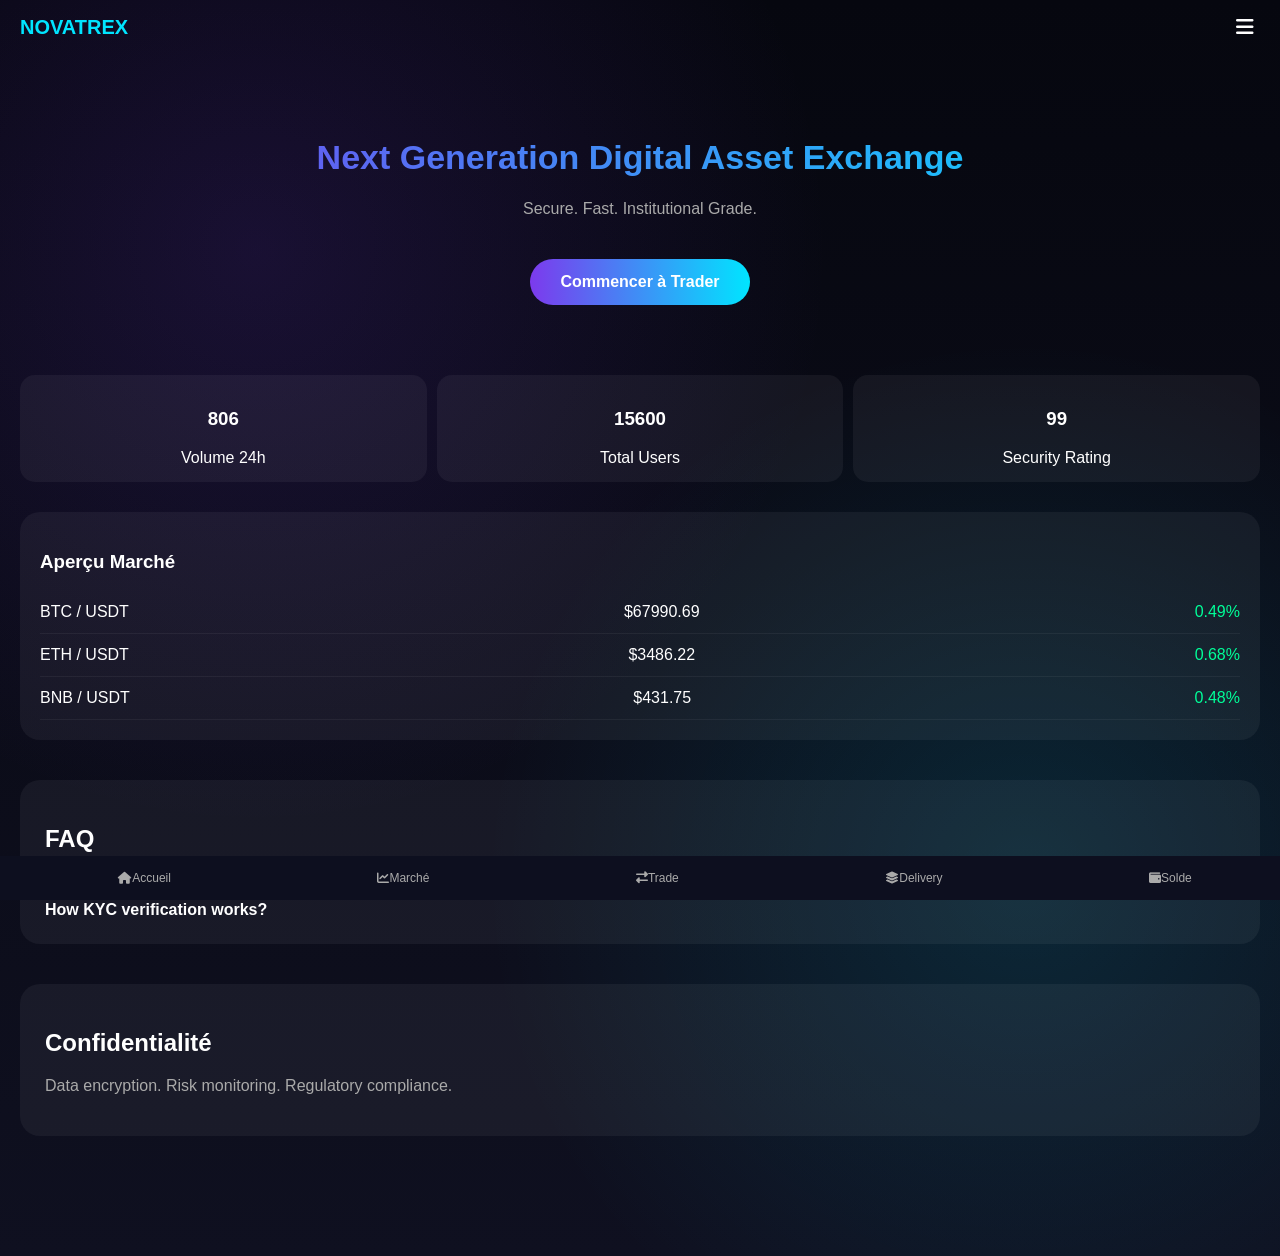
<file: index.html>
<!DOCTYPE html>
<html>
<head>
<title>NOVATREX Exchange</title>
<meta name="viewport" content="width=device-width, initial-scale=1.0">
<link href="https://cdnjs.cloudflare.com/ajax/libs/font-awesome/6.4.0/css/all.min.css" rel="stylesheet">

<style>

/* ===== BACKGROUND ORIGINAL CONSERVÉ ===== */
body{
background:
radial-gradient(circle at 20% 20%, rgba(124,58,237,0.15), transparent 40%),
radial-gradient(circle at 80% 70%, rgba(0,229,255,0.12), transparent 40%),
linear-gradient(180deg,#06070f,#0f1020);
overflow-x:hidden;
color:white;
font-family:Arial;
margin:0;
padding-bottom:80px;
}

/* ===== HEADER ===== */
header{
position:sticky;
top:0;
z-index:1000;
padding:15px 20px;
display:flex;
justify-content:space-between;
align-items:center;
}

.logo{
font-weight:bold;
font-size:20px;
color:#00e5ff;
}

/* ===== MENU ===== */
.menu-btn{
background:none;
border:none;
color:white;
font-size:20px;
cursor:pointer;
}

.dropdown{
position:absolute;
top:60px;
right:20px;
background:#111428;
border-radius:10px;
display:none;
flex-direction:column;
padding:10px;
min-width:160px;
box-shadow:0 0 20px rgba(0,0,0,0.5);
}

.dropdown a{
color:#aaa;
padding:8px;
text-decoration:none;
font-size:14px;
}

.dropdown a:hover{
color:#00e5ff;
}

/* ===== HERO ===== */
.hero{
padding:60px 20px 40px;
text-align:center;
}

.hero h1{
font-size:34px;
font-weight:bold;
background:linear-gradient(90deg,#7c3aed,#00e5ff);
-webkit-background-clip:text;
-webkit-text-fill-color:transparent;
}

.hero p{
margin-top:15px;
color:#aaa;
}

.cta{
margin-top:25px;
display:inline-block;
padding:14px 30px;
border-radius:30px;
background:linear-gradient(90deg,#7c3aed,#00e5ff);
font-weight:bold;
cursor:pointer;
color:white;
text-decoration:none;
}

/* ===== STATS ===== */
.stats{
display:flex;
justify-content:space-between;
margin:30px 20px;
gap:10px;
flex-wrap:wrap;
}

.stat-card{
flex:1;
background:rgba(255,255,255,0.05);
border-radius:15px;
padding:15px;
text-align:center;
}

/* ===== MARKET ===== */
.preview{
margin:20px;
padding:20px;
background:rgba(255,255,255,0.05);
border-radius:20px;
}

.preview-item{
display:flex;
justify-content:space-between;
padding:12px 0;
border-bottom:1px solid rgba(255,255,255,0.05);
}

/* ===== SECTIONS ===== */
.section{
margin:40px 20px;
padding:25px;
background:rgba(255,255,255,0.05);
border-radius:20px;
}

.faq-title{
cursor:pointer;
margin-top:10px;
font-weight:bold;
}

.faq-content{
display:none;
color:#aaa;
margin-top:5px;
}

/* ===== FOOTER FIXE (IDENTIQUE PARTOUT) ===== */
.footer{
display:flex;
justify-content:space-around;
padding:15px;
background:#0d0f1f;
position:fixed;
bottom:0;
width:100%;
}

.footer a{
color:#aaa;
text-decoration:none;
font-size:12px;
}

</style>
</head>

<body>

<header>
<div class="logo">NOVATREX</div>

<button class="menu-btn" onclick="toggleMenu()">
<i class="fa-solid fa-bars"></i>
</button>

<div class="dropdown" id="dropdownMenu">
<a href="settings.html">paramètres</a>
<a href="login.html">Connexion</a>
<a href="#faq">FAQ</a>
<a href="#privacy">Confidentialité</a>
</div>

</header>

<div class="hero">
<h1>Next Generation Digital Asset Exchange</h1>
<p>Secure. Fast. Institutional Grade.</p>
<a href="trade.html" class="cta">Commencer à Trader</a>
</div>

<div class="stats">
<div class="stat-card">
<h3 id="volCount">0</h3>
<div>Volume 24h</div>
</div>
<div class="stat-card">
<h3 id="userCount">0</h3>
<div>Total Users</div>
</div>
<div class="stat-card">
<h3 id="secRate">0</h3>
<div>Security Rating</div>
</div>
</div>

<div class="preview">
<h3>Aperçu Marché</h3>
<div id="market"></div>
</div>

<div class="section" id="faq">
<h2>FAQ</h2>

<div class="faq-title" onclick="toggleFaq(this)">
How withdrawals work?
</div>
<div class="faq-content">
Withdrawals are processed securely with monitoring systems.
</div>

<div class="faq-title" onclick="toggleFaq(this)">
How KYC verification works?
</div>
<div class="faq-content">
Verification ensures compliance and user protection.
</div>

</div>

<div class="section" id="privacy">
<h2>Confidentialité</h2>
<p style="color:#aaa;">
Data encryption. Risk monitoring. Regulatory compliance.
</p>
</div>

<div class="footer">
<a href="index.html"><i class="fa-solid fa-house"></i>Accueil</a>
<a href="market.html"><i class="fa-solid fa-chart-line"></i>Marché</a>
<a href="trade.html"><i class="fa-solid fa-right-left"></i>Trade</a>
<a href="delivery.html"><i class="fa-solid fa-layer-group"></i>Delivery</a>
<a href="wallet.html"><i class="fa-solid fa-wallet"></i>Solde</a>
</div>

<script>

/* MENU */
function toggleMenu(){
let menu=document.getElementById("dropdownMenu");
menu.style.display=menu.style.display==="flex"?"none":"flex";
}

/* COUNTER */
function animate(id,start,end){
let obj=document.getElementById(id);
let current=start;
let interval=setInterval(()=>{
current+=Math.ceil((end-start)/30);
if(current>=end){
current=end;
clearInterval(interval);
}
obj.innerText=current;
},50);
}

animate("volCount",0,920);
animate("userCount",0,18000);
animate("secRate",0,99);

/* MARKET */
const coins=[
{name:"BTC / USDT",price:68000},
{name:"ETH / USDT",price:3500},
{name:"BNB / USDT",price:420}
];

function renderMarket(){
const container=document.getElementById("market");
container.innerHTML="";
coins.forEach(c=>{
let change=(Math.random()*2-1).toFixed(2);
c.price+=(Math.random()*100-50);
let color=change>=0?"#00ff99":"#ff4d6d";
container.innerHTML+=`
<div class="preview-item">
<span>${c.name}</span>
<span>$${c.price.toFixed(2)}</span>
<span style="color:${color};">${change}%</span>
</div>`;
});
}

renderMarket();
setInterval(renderMarket,4000);

/* FAQ */
function toggleFaq(el){
let content=el.nextElementSibling;
content.style.display=content.style.display==="block"?"none":"block";
}

</script>

</body>
  </html>
</file>
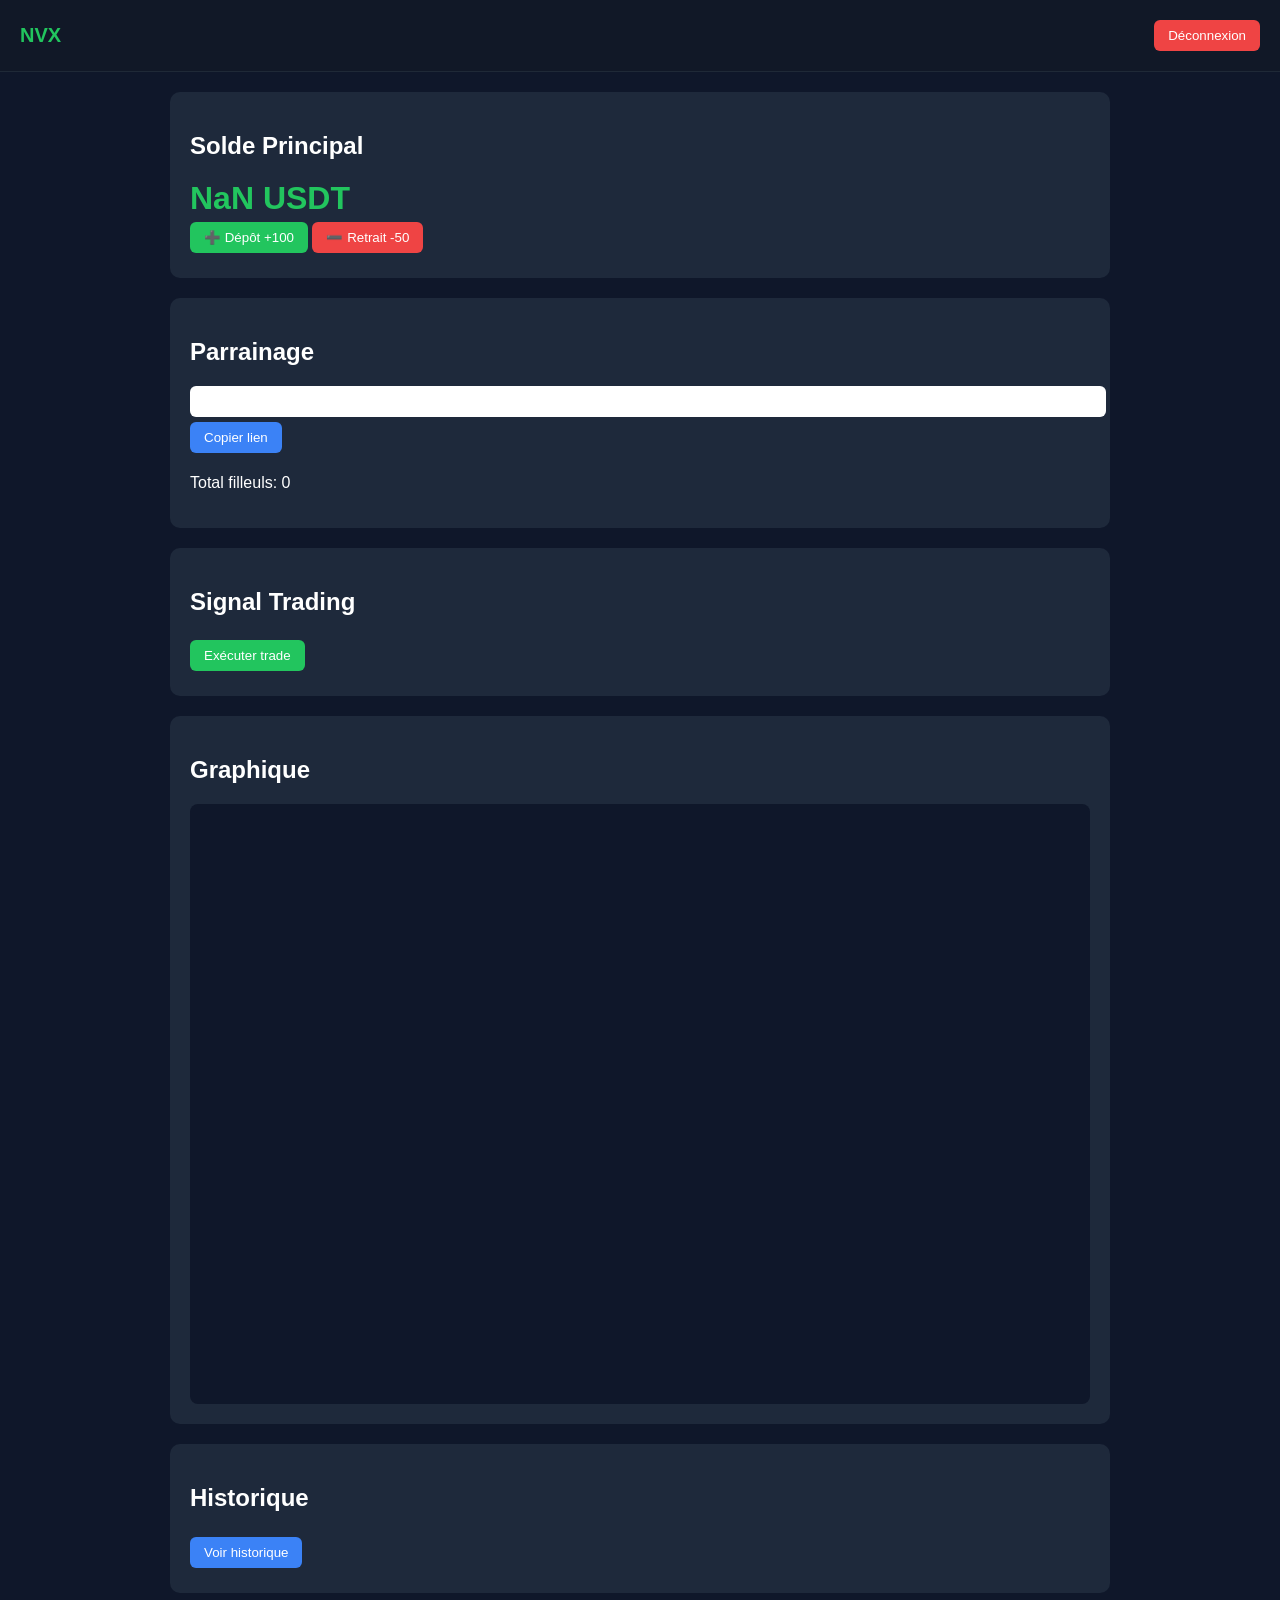
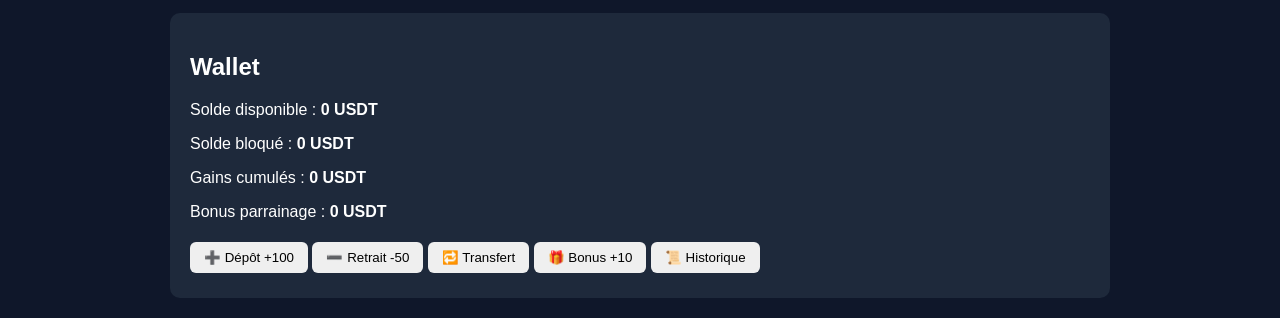
<file: delivery.html>
<!DOCTYPE html>
<html lang="fr">
<head>
<meta charset="UTF-8">
<meta name="viewport" content="width=device-width, initial-scale=1.0">
<title>NVX Dashboard</title>
<style>
body{
    margin:0;
    font-family:Arial, sans-serif;
    background:#0f172a;
    color:white;
    overflow-y:auto; 
    min-height:100vh;
}
header{
    display:flex;
    justify-content:space-between;
    align-items:center;
    padding:15px 20px;
    background:#111827;
    border-bottom:1px solid #1f2937;
    position:sticky;
    top:0;
    z-index:100;
}
.logo{
    font-weight:bold;
    font-size:20px;
    color:#22c55e;
}
.section{
    background:#1e293b;
    margin:20px auto;
    padding:20px;
    border-radius:10px;
    max-width:900px;
}
.balance{
    font-size:32px;
    font-weight:bold;
    color:#22c55e;
}
button{
    padding:8px 14px;
    border:none;
    border-radius:6px;
    cursor:pointer;
    margin:5px 0;
}
.green{ background:#22c55e; color:white; }
.red{ background:#ef4444; color:white; }
.blue{ background:#3b82f6; color:white; }
table{
    width:100%;
    border-collapse:collapse;
    margin-top:10px;
}
th,td{
    padding:8px;
    border-bottom:1px solid #334155;
    font-size:14px;
}
canvas{
    width:100%;
    background:#0f172a;
    border-radius:8px;
    display:block;
}
.fade{
    animation:fade 0.4s ease-in-out;
}
@keyframes fade{
    from{opacity:0;}
    to{opacity:1;}
}
.auth-message{ display:none; margin:5px 0; font-weight:bold; }
.auth-success{ color:#22c55e; }
.auth-error{ color:#ef4444; }
.auth-spinner{ display:none; margin-left:5px; width:14px; height:14px; border:2px solid #fff; border-top:2px solid transparent; border-radius:50%; animation:spin 1s linear infinite; }
@keyframes spin{ from{transform:rotate(0deg);} to{transform:rotate(360deg);} }
</style>
</head>
<body>

<header>
    <div class="logo">NVX</div>
    <div>
        <span id="userIdDisplay"></span>
        <button class="red" onclick="logout()">Déconnexion</button>
    </div>
</header>

<div class="section">
    <h2>Solde Principal</h2>
    <div class="balance" id="balanceDisplay">0 USDT</div>
    <button class="green" onclick="deposit()">➕ Dépôt +100</button>
    <button class="red" onclick="withdraw()">➖ Retrait -50</button>
</div>

<div class="section">
    <h2>Parrainage</h2>
    <input type="text" id="refLink" readonly style="width:100%;padding:8px;border-radius:6px;border:none;">
    <button class="blue" onclick="copyRef()">Copier lien</button>
    <p>Total filleuls: <span id="refCount">0</span></p>
    <ul id="refList"></ul>
</div>

<div class="section">
    <h2>Signal Trading</h2>
    <div id="signalBox"></div>
    <button class="green" onclick="executeTrade()">Exécuter trade</button>
</div>

<div class="section">
    <h2>Graphique</h2>
    <canvas id="chart" height="200"></canvas>
</div>

<div class="section">
    <h2>Historique</h2>
    <button class="blue" onclick="toggleHistory()">Voir historique</button>
    <table id="historyTable" style="display:none;">
        <thead>
            <tr>
                <th>Date</th>
                <th>Type</th>
                <th>Montant</th>
                <th>Résultat</th>
            </tr>
        </thead>
        <tbody id="historyBody"></tbody>
    </table>
</div>

<div class="section" id="walletModule">
    <h2>Wallet</h2>

    <div>
        <p>Solde disponible : <strong id="walletAvailable">0 USDT</strong></p>
        <p>Solde bloqué : <strong id="walletLocked">0 USDT</strong></p>
        <p>Gains cumulés : <strong id="walletGains">0 USDT</strong></p>
        <p>Bonus parrainage : <strong id="walletBonus">0 USDT</strong></p>
    </div>

    <div style="margin-top:10px;">
        <button id="walletDepositBtn">➕ Dépôt +100</button>
        <button id="walletWithdrawBtn">➖ Retrait -50</button>
        <button id="walletTransferBtn">🔁 Transfert</button>
        <button id="walletBonusBtn">🎁 Bonus +10</button>
        <button id="walletHistoryBtn">📜 Historique</button>
    </div>

    <div id="walletHistoryContainer" style="display:none;margin-top:15px;">
        <table width="100%">
            <thead>
                <tr>
                    <th>Date</th>
                    <th>Type</th>
                    <th>Montant</th>
                    <th>Statut</th>
                </tr>
            </thead>
            <tbody id="walletHistoryBody"></tbody>
        </table>
    </div>
</div>

<script>
/* ===== AUTH SYSTEM ===== */
const AUTH_USERS="auth_users";
const AUTH_SESSION="auth_session";

/* SESSION CHECK */
const session = JSON.parse(localStorage.getItem(AUTH_SESSION));
if(!session){
    // pas connecté → rester sur login/register
} else {
    // connecté → aller directement au dashboard
    document.getElementById("userIdDisplay").textContent=session.email;
}

/* AUTH FUNCTIONS */
function authShowMessage(elementId,message,type){
    const el=document.getElementById(elementId);
    if(!el) return;
    el.className="auth-message";
    el.classList.add(type==="success"?"auth-success":"auth-error");
    el.innerText=message;
    el.style.display="block";
    setTimeout(()=>{ el.style.opacity="1"; },10);
}
function authToggleLoading(button,loading){
    const spinner=button.querySelector(".auth-spinner");
    const text=button.querySelector(".auth-btn-text");
    if(loading){
        button.disabled=true;
        if(spinner) spinner.style.display="inline-block";
        if(text) text.style.opacity="0.7";
    } else {
        button.disabled=false;
        if(spinner) spinner.style.display="none";
        if(text) text.style.opacity="1";
    }
}
function authRegister(){
    const email=document.getElementById("authRegisterEmail").value.trim();
    const password=document.getElementById("authRegisterPassword").value.trim();
    const button=document.getElementById("authRegisterBtn");
    if(!email||!password){ authShowMessage("authRegisterMessage","Tous les champs sont requis","error"); return; }
    let users=JSON.parse(localStorage.getItem(AUTH_USERS))||[];
    if(users.find(u=>u.email===email)){ authShowMessage("authRegisterMessage","Email déjà existant","error"); return; }
    authToggleLoading(button,true);
    setTimeout(()=>{
        users.push({email,password});
        localStorage.setItem(AUTH_USERS,JSON.stringify(users));
        localStorage.setItem(AUTH_SESSION,JSON.stringify({email,password}));
        authToggleLoading(button,false);
        authShowMessage("authRegisterMessage","Compte créé avec succès","success");
        setTimeout(()=>{ window.location.href="delivery.html"; },1200);
    },1500);
}
function authLogin(){
    const email=document.getElementById("authLoginEmail").value.trim();
    const password=document.getElementById("authLoginPassword").value.trim();
    const button=document.getElementById("authLoginBtn");
    if(!email||!password){ authShowMessage("authLoginMessage","Tous les champs sont requis","error"); return; }
    let users=JSON.parse(localStorage.getItem(AUTH_USERS))||[];
    let user=users.find(u=>u.email===email && u.password===password);
    if(!user){ authShowMessage("authLoginMessage","Identifiants incorrects","error"); return; }
    authToggleLoading(button,true);
    setTimeout(()=>{
        localStorage.setItem(AUTH_SESSION,JSON.stringify(user));
        authToggleLoading(button,false);
        authShowMessage("authLoginMessage","Connexion réussie","success");
        setTimeout(()=>{ window.location.href="delivery.html"; },1200);
    },1500);
}

/* ===== DASHBOARD NVX ===== */
const userId=session?session.email:null;

function initUserData(){
    if(!userId) return;
    if(!localStorage.getItem(`user_${userId}_balance`)) localStorage.setItem(`user_${userId}_balance`,"1000");
    if(!localStorage.getItem(`user_${userId}_history`)) localStorage.setItem(`user_${userId}_history`,JSON.stringify([]));
    if(!localStorage.getItem(`user_${userId}_referrals`)) localStorage.setItem(`user_${userId}_referrals`,JSON.stringify([]));
    if(!localStorage.getItem(`user_${userId}_wallet`)) localStorage.setItem(`user_${userId}_wallet`,JSON.stringify({available:1000,locked:0,gains:0,bonus:0}));
}
initUserData();

document.getElementById("userIdDisplay").textContent=userId;

const balanceEl=document.getElementById("balanceDisplay");
function getBalance(){ return parseFloat(localStorage.getItem(`user_${userId}_balance`)); }
function setBalance(value){ localStorage.setItem(`user_${userId}_balance`,value); balanceEl.textContent=value.toFixed(2)+" USDT"; }
setBalance(getBalance());

function deposit(){ let b=getBalance(); b+=100; setBalance(b); addHistory("Dépôt",100,"+"); }
function withdraw(){ let b=getBalance(); if(b>=50){ b-=50; setBalance(b); addHistory("Retrait",50,"-"); } }

function addHistory(type,amount,result){
    let h=JSON.parse(localStorage.getItem(`user_${userId}_history`));
    h.unshift({date:new Date().toLocaleString(),type,amount,result});
    localStorage.setItem(`user_${userId}_history`,JSON.stringify(h));
    loadHistory();
}
function loadHistory(){
    const body=document.getElementById("historyBody"); body.innerHTML="";
    let h=JSON.parse(localStorage.getItem(`user_${userId}_history`));
    h.forEach(e=>{ body.innerHTML+=`<tr><td>${e.date}</td><td>${e.type}</td><td>${e.amount}</td><td>${e.result}</td></tr>`; });
}
loadHistory();
function toggleHistory(){ const t=document.getElementById("historyTable"); t.style.display=t.style.display==="none"?"table":"none"; }

function loadReferrals(){
    let refs=JSON.parse(localStorage.getItem(`user_${userId}_referrals`));
    const list=document.getElementById("refList"); list.innerHTML="";
    refs.forEach(r=>{ list.innerHTML+=`<li>${r}</li>`; });
    document.getElementById("refCount").textContent=refs.length;
    document.getElementById("refLink").value=window.location.origin+"/register.html?ref="+userId;
}
function copyRef(){ const input=document.getElementById("refLink"); if(navigator.clipboard){ navigator.clipboard.writeText(input.value); } else { input.select(); document.execCommand("copy"); } }
loadReferrals();

function generateSignal(){
    const p=["BTC/USDT","ETH/USDT"], t=["BUY","SELL"];
    const pair=p[Math.floor(Math.random()*2)];
    const type=t[Math.floor(Math.random()*2)];
    const price=(Math.random()*50000).toFixed(2);
    document.getElementById("signalBox").innerHTML=`Pair: ${pair}<br>Type: ${type}<br>Prix: ${price}<br>Heure: ${new Date().toLocaleTimeString()}`;
}
setInterval(generateSignal,5000);
generateSignal();

const canvas=document.getElementById("chart");
canvas.width=canvas.offsetWidth; canvas.height=canvas.offsetHeight;
const ctx=canvas.getContext("2d");
let prices=[]; for(let i=0;i<50;i++){ prices.push(30000+Math.random()*1000); }
function drawChart(){ ctx.clearRect(0,0,canvas.width,canvas.height); ctx.beginPath(); ctx.moveTo(0,canvas.height-prices[0]/100); for(let i=1;i<prices.length;i++){ ctx.lineTo(i*6,canvas.height-prices[i]/100); } ctx.strokeStyle="#22c55e"; ctx.stroke(); }
function updatePrice(){ prices.shift(); prices.push(prices[prices.length-1]+(Math.random()-0.5)*200); drawChart(); }
setInterval(updatePrice,1000); drawChart();

function getWallet(){ return JSON.parse(localStorage.getItem(`user_${userId}_wallet`)); }
function saveWallet(w){ localStorage.setItem(`user_${userId}_wallet`,JSON.stringify(w)); renderWallet(); }
function renderWallet(){ const w=getWallet(); document.getElementById("walletAvailable").textContent=w.available.toFixed(2)+" USDT"; document.getElementById("walletLocked").textContent=w.locked.toFixed(2)+" USDT"; document.getElementById("walletGains").textContent=w.gains.toFixed(2)+" USDT"; document.getElementById("walletBonus").textContent=w.bonus.toFixed(2)+" USDT"; }
renderWallet();

document.getElementById("walletDepositBtn").onclick=()=>{ let w=getWallet(); w.available+=100; saveWallet(w); };
document.getElementById("walletWithdrawBtn").onclick=()=>{ let w=getWallet(); if(w.available>=50){ w.available-=50; saveWallet(w); } };
document.getElementById("walletTransferBtn").onclick=()=>{ alert("Transfert à implémenter"); };
document.getElementById("walletBonusBtn").onclick=()=>{ let w=getWallet(); w.bonus+=10; saveWallet(w); };
document.getElementById("walletHistoryBtn").onclick=()=>{ const c=document.getElementById("walletHistoryContainer"); c.style.display=c.style.display==="none"?"block":"none"; };

setInterval(()=>{ let w=getWallet(); w.gains+=0.05; saveWallet(w); },4000);

function logout(){ localStorage.removeItem(AUTH_SESSION); window.location.href="login.html"; }
</script>
</body>
</html>
</file>
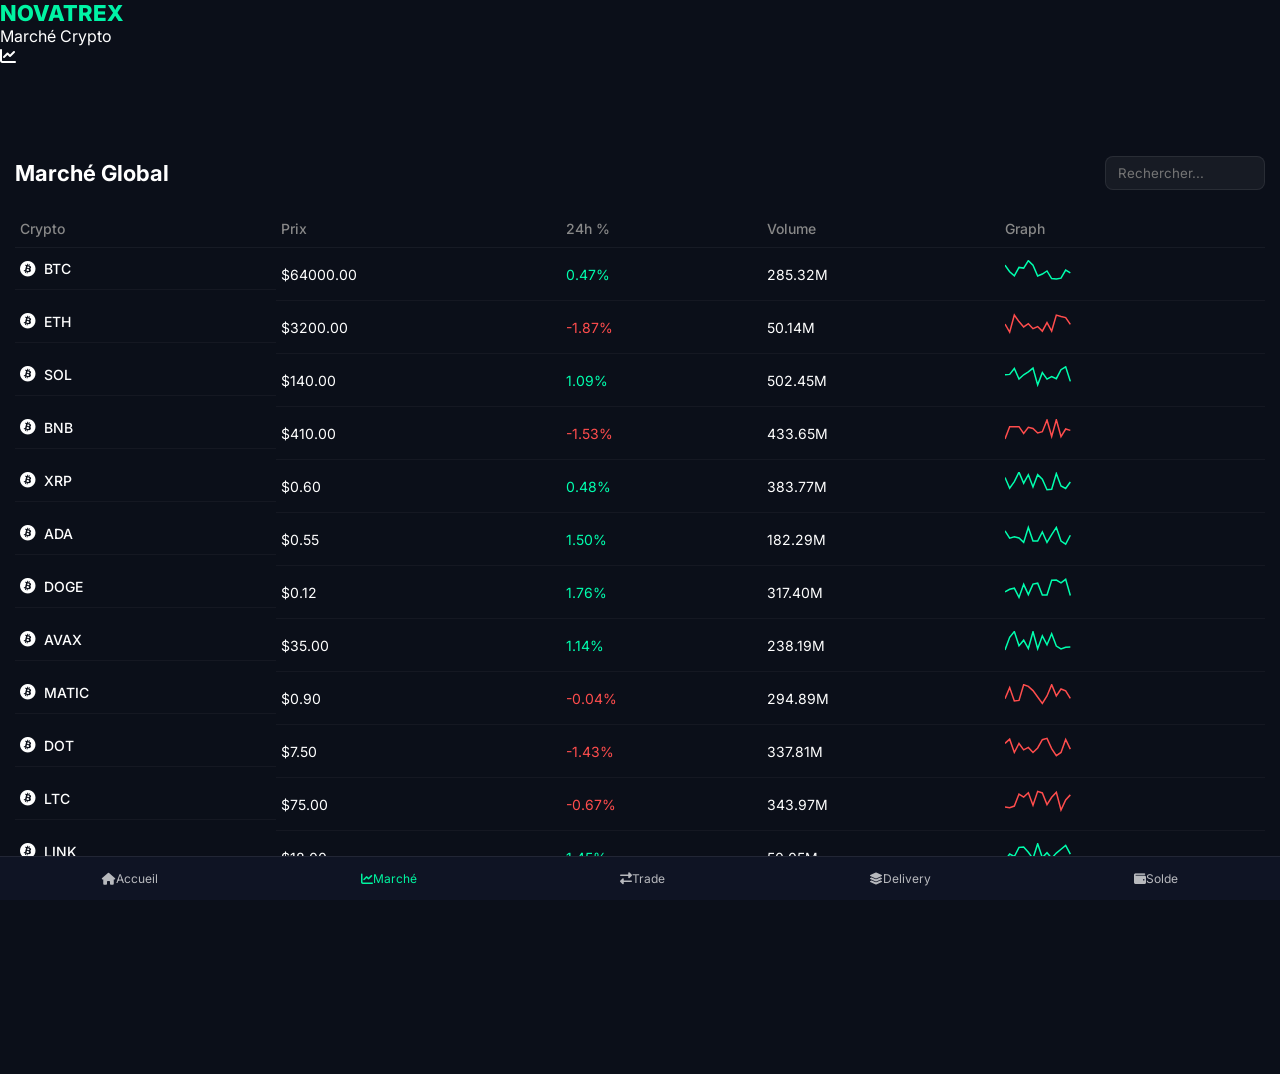
<file: market.html>
<!DOCTYPE html>
<html>
<head>
<title>NOVATREX Market</title>
<meta name="viewport" content="width=device-width, initial-scale=1.0">
<link rel="stylesheet" href="style.css">
<link href="https://cdnjs.cloudflare.com/ajax/libs/font-awesome/6.4.0/css/all.min.css" rel="stylesheet">

<style>

.market-container{
padding:90px 15px 100px;
}

.market-header{
display:flex;
justify-content:space-between;
align-items:center;
margin-bottom:20px;
}

.market-title{
font-size:22px;
font-weight:bold;
}

.search-box{
background:rgba(255,255,255,0.05);
border:1px solid rgba(255,255,255,0.08);
padding:8px 12px;
border-radius:8px;
color:white;
width:160px;
outline:none;
}

.market-table{
width:100%;
border-collapse:collapse;
font-size:14px;
}

.market-table th{
text-align:left;
color:#888;
padding:10px 5px;
font-weight:500;
border-bottom:1px solid rgba(255,255,255,0.05);
}

.market-table td{
padding:12px 5px;
border-bottom:1px solid rgba(255,255,255,0.04);
transition:all 0.3s ease;
}

.market-row{
transition:all 0.3s ease;
}

.market-row:hover{
background:rgba(255,255,255,0.04);
transform:scale(1.01);
}

.crypto-name{
display:flex;
align-items:center;
gap:8px;
font-weight:500;
}

.crypto-name i{
font-size:16px;
}

.green{color:#00ffae;}
.red{color:#ff4d4d;}

.sparkline{
width:70px;
height:25px;
}

.fade-update{
animation:fadeFlash 0.6s ease;
}

@keyframes fadeFlash{
0%{background:rgba(255,255,255,0.08);}
100%{background:transparent;}
}

</style>
</head>

<body>

<header>
<div class="logo">NOVATREX</div>
<div class="search">Marché Crypto</div>
<i class="fa-solid fa-chart-line"></i>
</header>

<div class="market-container">

<div class="market-header">
<div class="market-title">Marché Global</div>
<input type="text" id="searchInput" class="search-box" placeholder="Rechercher...">
</div>

<table class="market-table">
<thead>
<tr>
<th>Crypto</th>
<th>Prix</th>
<th>24h %</th>
<th>Volume</th>
<th>Graph</th>
</tr>
</thead>
<tbody id="marketBody"></tbody>
</table>

</div>

<div class="footer">
<a href="index.html"><i class="fa-solid fa-house"></i>Accueil</a>
<a href="market.html" class="active"><i class="fa-solid fa-chart-line"></i>Marché</a>
<a href="trade.html"><i class="fa-solid fa-right-left"></i>Trade</a>
<a href="#"><i class="fa-solid fa-layer-group"></i>Delivery</a>
<a href="#"><i class="fa-solid fa-wallet"></i>Solde</a>
</div>

<script src="script.js"></script>

<script>

const cryptos=[
{symbol:"BTC",price:64000},
{symbol:"ETH",price:3200},
{symbol:"SOL",price:140},
{symbol:"BNB",price:410},
{symbol:"XRP",price:0.60},
{symbol:"ADA",price:0.55},
{symbol:"DOGE",price:0.12},
{symbol:"AVAX",price:35},
{symbol:"MATIC",price:0.90},
{symbol:"DOT",price:7.5},
{symbol:"LTC",price:75},
{symbol:"LINK",price:18}
];

function randomVolume(){
return (Math.random()*500+50).toFixed(2)+"M";
}

function randomChange(){
return (Math.random()*4-2).toFixed(2);
}

function generateSparkline(){
let points=[];
for(let i=0;i<15;i++){
points.push(Math.random()*20+5);
}
return points;
}

function drawSparkline(canvas,data,color){
let ctx=canvas.getContext("2d");
ctx.clearRect(0,0,canvas.width,canvas.height);
ctx.beginPath();
ctx.moveTo(0,25-data[0]);
for(let i=1;i<data.length;i++){
ctx.lineTo(i*(70/15),25-data[i]);
}
ctx.strokeStyle=color;
ctx.lineWidth=1.5;
ctx.stroke();
}

function renderMarket(){
let tbody=document.getElementById("marketBody");
tbody.innerHTML="";
cryptos.forEach(c=>{
let change=randomChange();
let color=change>=0?"green":"red";
let row=document.createElement("tr");
row.className="market-row";
row.innerHTML=`
<td class="crypto-name">
<i class="fa-brands fa-bitcoin"></i>${c.symbol}
</td>
<td>$${c.price.toFixed(2)}</td>
<td class="${color}">${change}%</td>
<td>${randomVolume()}</td>
<td><canvas class="sparkline"></canvas></td>
`;
tbody.appendChild(row);

let canvas=row.querySelector("canvas");
canvas.width=70;
canvas.height=25;
let data=generateSparkline();
drawSparkline(canvas,data,change>=0?"#00ffae":"#ff4d4d");
});
}

function updatePrices(){
cryptos.forEach(c=>{
c.price+= (Math.random()*100-50);
});
renderMarket();
}

document.getElementById("searchInput").addEventListener("input",function(){
let filter=this.value.toUpperCase();
let rows=document.querySelectorAll(".market-row");
rows.forEach(row=>{
let text=row.innerText.toUpperCase();
row.style.display=text.includes(filter)?"":"none";
});
});

renderMarket();
setInterval(updatePrices,4000);

</script>

</body>
</html>
</file>
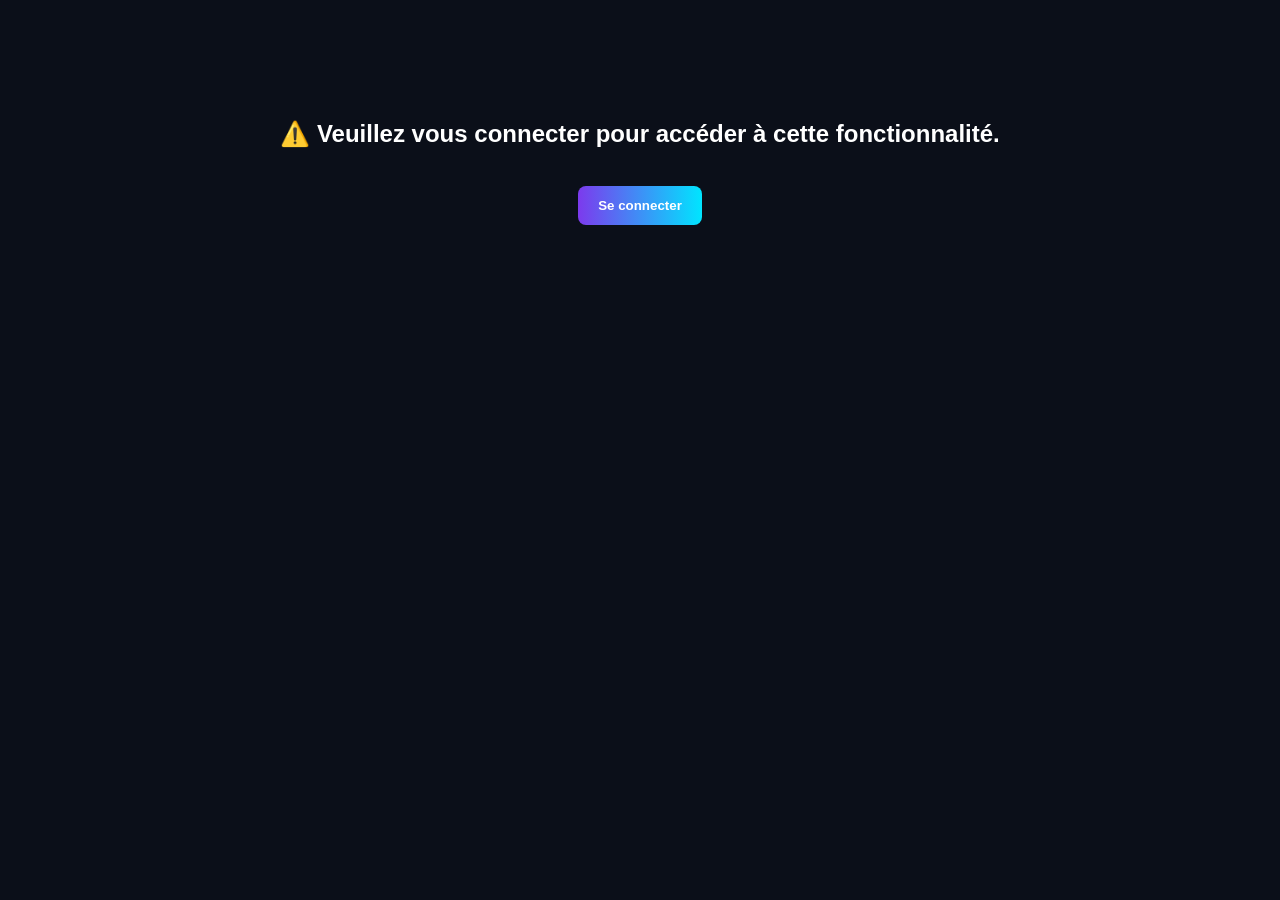
<file: settings.html>
<!DOCTYPE html>
<html>
<head>
<meta charset="UTF-8">
<meta name="viewport" content="width=device-width, initial-scale=1.0">
<title>Paramètres - NOVATREX</title>

<link href="https://cdnjs.cloudflare.com/ajax/libs/font-awesome/6.4.0/css/all.min.css" rel="stylesheet">

<style>
body{
margin:0;
font-family:Arial, sans-serif;
background:#0b0f19;
color:#fff;
}

.container{
max-width:1100px;
margin:auto;
padding:30px 20px;
}

.card{
background:#131a2a;
border-radius:15px;
padding:25px;
margin-bottom:25px;
box-shadow:0 10px 30px rgba(0,0,0,0.4);
}

.card h2{
margin-bottom:20px;
font-size:20px;
}

input, select{
width:100%;
padding:12px;
margin-bottom:15px;
background:#1f2a44;
border:none;
border-radius:8px;
color:#fff;
}

button{
padding:12px 20px;
border:none;
border-radius:8px;
background:linear-gradient(90deg,#7c3aed,#00e5ff);
color:#fff;
cursor:pointer;
font-weight:bold;
transition:0.3s;
}

button:hover{opacity:0.9;}

.toggle{
display:flex;
justify-content:space-between;
align-items:center;
margin-bottom:15px;
}

.switch{
position:relative;
width:50px;
height:24px;
}

.switch input{display:none;}

.slider{
position:absolute;
cursor:pointer;
top:0;left:0;right:0;bottom:0;
background:#555;
border-radius:24px;
transition:0.3s;
}

.slider:before{
position:absolute;
content:"";
height:18px;
width:18px;
left:3px;
bottom:3px;
background:white;
border-radius:50%;
transition:0.3s;
}

input:checked + .slider{
background:#00e5ff;
}

input:checked + .slider:before{
transform:translateX(26px);
}

.locked{
text-align:center;
padding:100px 20px;
}

.popup{
position:fixed;
inset:0;
background:rgba(0,0,0,0.6);
display:none;
align-items:center;
justify-content:center;
}

.popup-content{
background:#131a2a;
padding:25px;
border-radius:12px;
width:320px;
}

.popup.show{display:flex;}

.success{color:#00ff88;}
.error{color:#ff4d4d;}
</style>
</head>

<body>

<div id="lockedView" class="locked" style="display:none;">
<h2>⚠️ Veuillez vous connecter pour accéder à cette fonctionnalité.</h2>
<br>
<a href="login.html"><button>Se connecter</button></a>
</div>

<div id="settingsContent" style="display:none;">
<div class="container">

<!-- SECTION 1 -->
<div class="card">
<h2>Informations personnelles</h2>
<input id="fullName" placeholder="Nom complet">
<input id="email" placeholder="Email">
<input id="phone" placeholder="Téléphone">
<input id="country" placeholder="Pays">
<button onclick="saveProfile()">Mettre à jour</button>
<div id="profileMsg"></div>
</div>

<!-- SECTION 2 -->
<div class="card">
<h2>Sécurité du compte</h2>
<p>Email vérifié : <span id="emailVerified">Oui</span></p>
<p>KYC : <span id="kycStatus">Non vérifié</span></p>
<button onclick="openPasswordPopup()">Changer mot de passe</button>
</div>

<!-- SECTION 3 -->
<div class="card">
<h2>Paramètres de trading</h2>

<div class="toggle">
<span>Notifications Trading</span>
<label class="switch">
<input type="checkbox" id="notifToggle">
<span class="slider"></span>
</label>
</div>
<div class="risk-box">
  <h3>Risk & Security</h3>
  <p>Risk Score: <span id="riskScore"></span></p>
  <p>Risk Level: <span id="riskLevel"></span></p>
  <p>Status: <span id="blacklistStatus"></span></p>
</div>

<div class="toggle">
<span>Signaux automatiques</span>
<label class="switch">
<input type="checkbox" id="signalToggle">
<span class="slider"></span>
</label>
</div>

<select id="leverage">
<option value="1x">1x</option>
<option value="5x">5x</option>
<option value="10x">10x</option>
</select>

<button onclick="savePreferences()">Sauvegarder préférences</button>
</div>

<!-- SECTION 4 -->
<div class="card">
<h2>Sécurité avancée</h2>

<div class="toggle">
<span>Activer 2FA</span>
<label class="switch">
<input type="checkbox" id="twofaToggle">
<span class="slider"></span>
</label>
</div>

<input id="pinCode" placeholder="Code PIN 4 chiffres">
<button onclick="saveSecurity()">Enregistrer sécurité</button>
</div>

<!-- SECTION 5 -->
<div class="card">
<h2 style="color:#ff4d4d;">Suppression compte</h2>
<button style="background:#ff4d4d;" onclick="confirmDelete()">Supprimer mon compte</button>
</div>

</div>
</div>

<!-- PASSWORD POPUP -->
<div class="popup" id="passwordPopup">
<div class="popup-content">
<h3>Changer mot de passe</h3>
<input id="oldPass" placeholder="Ancien mot de passe">
<input id="newPass" placeholder="Nouveau mot de passe">
<input id="confirmPass" placeholder="Confirmation">
<button onclick="changePassword()">Valider</button>
</div>
</div>

<script>

/* SECURITY ACCESS */
const user = localStorage.getItem("loggedInUser");

if(!user){
document.getElementById("lockedView").style.display="block";
}else{
document.getElementById("settingsContent").style.display="block";
}

const profileKey="user_"+user+"_profile";
const securityKey="user_"+user+"_security";
const prefKey="user_"+user+"_preferences";

let profile=JSON.parse(localStorage.getItem(profileKey))||{};
let security=JSON.parse(localStorage.getItem(securityKey))||{};
let prefs=JSON.parse(localStorage.getItem(prefKey))||{};

function loadData(){
if(!user) return;

document.getElementById("fullName").value=profile.fullName||"";
document.getElementById("email").value=profile.email||user;
document.getElementById("phone").value=profile.phone||"";
document.getElementById("country").value=profile.country||"";

document.getElementById("notifToggle").checked=prefs.notifications||false;
document.getElementById("signalToggle").checked=prefs.signals||false;
document.getElementById("leverage").value=prefs.leverage||"1x";

document.getElementById("twofaToggle").checked=security.twofa||false;
document.getElementById("pinCode").value=security.pin||"";
}

function saveProfile(){
profile={
fullName:fullName.value,
email:email.value,
phone:phone.value,
country:country.value
};
localStorage.setItem(profileKey,JSON.stringify(profile));
profileMsg.innerHTML="<p class='success'>Profil mis à jour</p>";
}

function openPasswordPopup(){
document.getElementById("passwordPopup").classList.add("show");
}

function changePassword(){
if(newPass.value!==confirmPass.value || newPass.value.length<6){
alert("Mot de passe invalide");
return;
}
alert("Mot de passe modifié (simulation)");
document.getElementById("passwordPopup").classList.remove("show");
}

function savePreferences(){
prefs={
notifications:notifToggle.checked,
signals:signalToggle.checked,
leverage:leverage.value
};
localStorage.setItem(prefKey,JSON.stringify(prefs));
alert("Préférences sauvegardées");
}

function saveSecurity(){
if(pinCode.value.length!==4){
alert("PIN invalide");
return;
}
security={
twofa:twofaToggle.checked,
pin:pinCode.value
};
localStorage.setItem(securityKey,JSON.stringify(security));
alert("Sécurité enregistrée");
}

function confirmDelete(){
if(confirm("Confirmer suppression ?")){
localStorage.removeItem("user_"+user+"_wallet");
localStorage.removeItem("user_"+user+"_history");
localStorage.removeItem("user_"+user+"_profile");
localStorage.removeItem("user_"+user+"_security");
localStorage.removeItem("user_"+user+"_preferences");
localStorage.removeItem("loggedInUser");
window.location.href="index.html";
}
}

loadData();

</script>

</body>
</html>
</file>
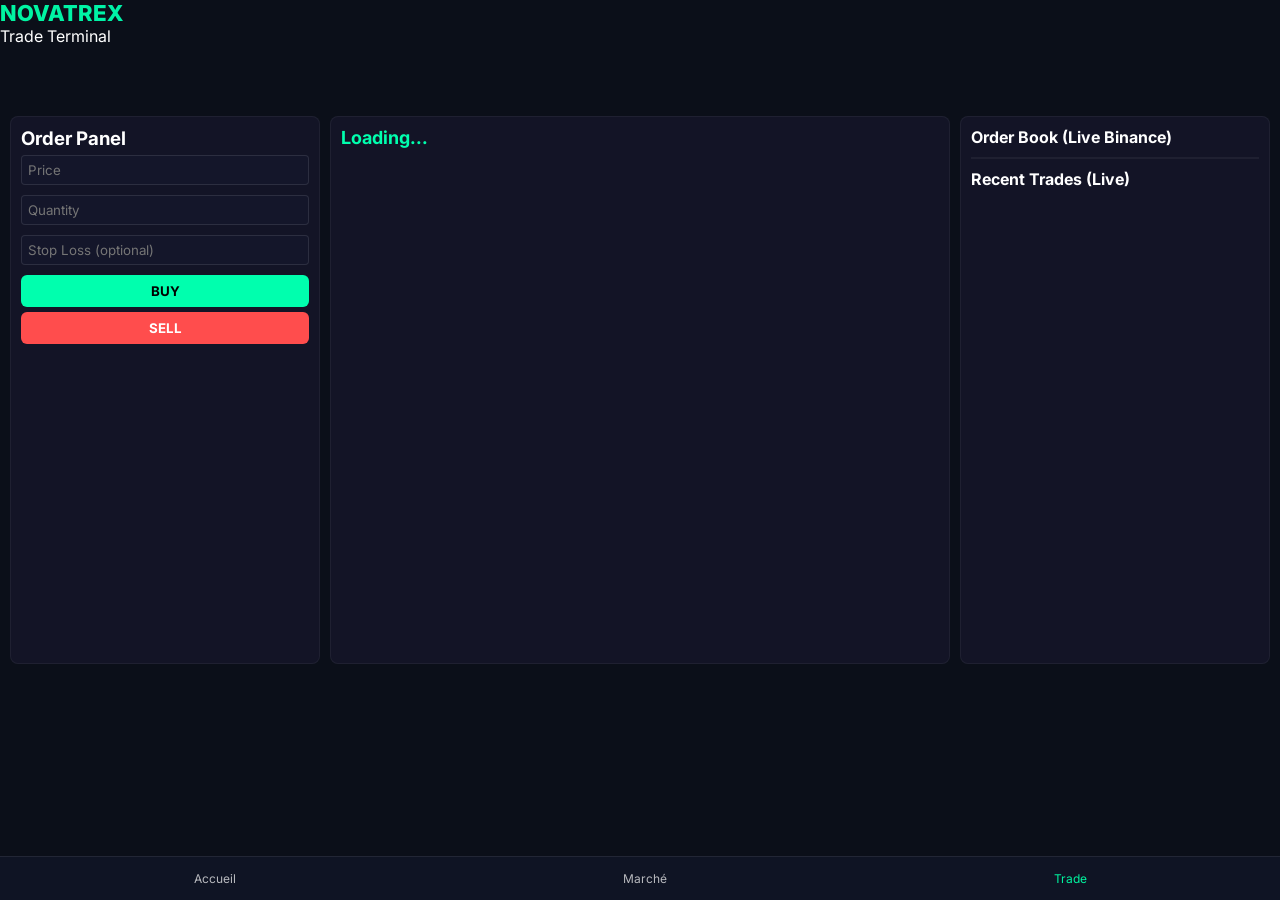
<file: trade.html>
<!DOCTYPE html>
<html>
<head>
<title>NOVATREX Trade</title>
<meta name="viewport" content="width=device-width, initial-scale=1.0">
<link rel="stylesheet" href="style.css">

<style>

.trade-container{
padding:70px 10px 100px;
display:grid;
grid-template-columns: 1fr 2fr 1fr;
gap:10px;
}

@media(max-width:900px){
.trade-container{
grid-template-columns:1fr;
}
}

.panel{
background:rgba(20,22,40,0.9);
border:1px solid rgba(255,255,255,0.05);
border-radius:8px;
padding:10px;
}

#tvchart{
width:100%;
height:500px;
border-radius:6px;
}

.price-live{
font-size:18px;
font-weight:bold;
margin-bottom:5px;
color:#00ffae;
}

.order-row{
display:flex;
justify-content:space-between;
font-size:12px;
padding:3px 0;
position:relative;
}

.depth{
position:absolute;
height:100%;
left:0;
top:0;
opacity:0.12;
}

.sell .depth{ background:red; }
.buy .depth{ background:#00ffae; }

.sell{ color:#ff4d4d; }
.buy{ color:#00ffae; }

.trade-history{
height:160px;
overflow-y:auto;
font-size:12px;
}

input{
width:100%;
padding:6px;
margin:5px 0;
background:#14162a;
border:1px solid rgba(255,255,255,0.1);
color:white;
border-radius:4px;
}

button{
cursor:pointer;
border:none;
border-radius:6px;
padding:8px;
font-weight:bold;
}

.buy-btn{background:#00ffae;color:black;width:100%;margin-top:5px;}
.sell-btn{background:#ff4d4d;color:white;width:100%;margin-top:5px;}

</style>
</head>

<body>

<header>
<div class="logo">NOVATREX</div>
<div class="search">Trade Terminal</div>
</header>

<div class="trade-container">

<!-- ORDER PANEL -->
<div class="panel">
<h3>Order Panel</h3>

<input type="number" id="priceInput" placeholder="Price">
<input type="number" id="qtyInput" placeholder="Quantity">
<input type="number" id="stopLossInput" placeholder="Stop Loss (optional)">

<button class="buy-btn" onclick="submitOrder('buy')">BUY</button>
<button class="sell-btn" onclick="submitOrder('sell')">SELL</button>

</div>

<!-- CHART -->
<div class="panel">
<div class="price-live" id="livePrice">Loading...</div>
<div id="tvchart"></div>
</div>

<!-- ORDERBOOK + TRADES -->
<div class="panel">

<h4>Order Book (Live Binance)</h4>
<div id="orderbook"></div>

<hr style="border:1px solid rgba(255,255,255,0.05);margin:10px 0;">

<h4>Recent Trades (Live)</h4>
<div class="trade-history" id="tradeHistory"></div>

</div>

</div>

<div class="footer">
<a href="index.html">Accueil</a>
<a href="market.html">Marché</a>
<a href="trade.html" class="active">Trade</a>
</div>

<script src="https://s3.tradingview.com/tv.js"></script>

<script>

/* ============================= */
/* TRADINGVIEW CHART            */
/* ============================= */

new TradingView.widget({
  container_id: "tvchart",
  autosize: true,
  symbol: "BINANCE:BTCUSDT",
  interval: "1",
  timezone: "Etc/UTC",
  theme: "dark",
  style: "1",
  locale: "en",
  toolbar_bg: "#0e1022",
  enable_publishing: false,
  allow_symbol_change: true,
  studies: ["MACD@tv-basicstudies","RSI@tv-basicstudies","EMA@tv-basicstudies"],
});

/* ============================= */
/* BINANCE LIVE STREAM          */
/* ============================= */

const symbol = "btcusdt";

const depthSocket = new WebSocket(`wss://stream.binance.com:9443/ws/${symbol}@depth20@100ms`);
depthSocket.onmessage = function(event){
  const data = JSON.parse(event.data);
  renderOrderBook(data.bids, data.asks);
};

const tradeSocket = new WebSocket(`wss://stream.binance.com:9443/ws/${symbol}@trade`);
tradeSocket.onmessage = function(event){
  const trade = JSON.parse(event.data);
  renderTrade(trade);
};

/* ============================= */
/* ORDER BOOK                   */
/* ============================= */

function renderOrderBook(bids, asks){
  const ob = document.getElementById("orderbook");
  ob.innerHTML = "";

  asks.slice(0,10).reverse().forEach(a=>{
    ob.innerHTML += `
    <div class="order-row sell">
      <div class="depth" style="width:${Math.min(a[1]*2,100)}%"></div>
      <span>${parseFloat(a[0]).toFixed(2)}</span>
      <span>${parseFloat(a[1]).toFixed(4)}</span>
    </div>`;
  });

  bids.slice(0,10).forEach(b=>{
    ob.innerHTML += `
    <div class="order-row buy">
      <div class="depth" style="width:${Math.min(b[1]*2,100)}%"></div>
      <span>${parseFloat(b[0]).toFixed(2)}</span>
      <span>${parseFloat(b[1]).toFixed(4)}</span>
    </div>`;
  });
}

/* ============================= */
/* TAPE FEED                    */
/* ============================= */

function renderTrade(trade){
  const history = document.getElementById("tradeHistory");
  const div = document.createElement("div");

  const price = parseFloat(trade.p).toFixed(2);
  const qty = parseFloat(trade.q).toFixed(4);

  div.innerText = `${trade.m ? "SELL" : "BUY"} ${qty} @ ${price}`;
  div.style.color = trade.m ? "#ff4d4d" : "#00ffae";

  history.prepend(div);
  document.getElementById("livePrice").innerText = "$" + price;

  if(history.children.length > 30){
    history.removeChild(history.lastChild);
  }
}

/* ============================= */
/* ORDER SUBMISSION             */
/* ============================= */

function submitOrder(type){

  const price = document.getElementById("priceInput").value;
  const qty = document.getElementById("qtyInput").value;
  const stop = document.getElementById("stopLossInput").value;

  if(!qty){
    alert("Enter quantity");
    return;
  }

  console.log("Order Submitted:",{
    type,
    price,
    qty,
    stopLoss: stop || null
  });

  /* RESET PANEL AFTER SUBMIT */
  document.getElementById("priceInput").value="";
  document.getElementById("qtyInput").value="";
  document.getElementById("stopLossInput").value="";

}

/* ============================= */
/* MEMORY CLEAN                 */
/* ============================= */

setInterval(()=>{
  const history = document.getElementById("tradeHistory");
  while(history.children.length > 50){
    history.removeChild(history.lastChild);
  }
},3000);

</script>

</body>
</html>
</file>
<file: style.css>
@import url('https://fonts.googleapis.com/css2?family=Inter:wght@300;400;500;600;700;800;900&display=swap');

* {
  margin: 0;
  padding: 0;
  box-sizing: border-box;
  font-family: 'Inter', sans-serif;
}

body {
  background: #0b0f19;
  color: #fff;
  min-height: 100vh;
  padding-bottom: 90px;
}

a {
  text-decoration: none;
  color: inherit;
}

.container {
  padding: 20px;
}

.glass {
  background: rgba(255,255,255,0.05);
  backdrop-filter: blur(20px);
  border-radius: 16px;
  border: 1px solid rgba(255,255,255,0.08);
}

.header {
  padding: 20px;
  display: flex;
  justify-content: space-between;
  align-items: center;
}

.logo {
  font-size: 22px;
  font-weight: 800;
  background: linear-gradient(90deg,#00f5a0,#00d9f5);
  -webkit-background-clip: text;
  -webkit-text-fill-color: transparent;
}

.btn {
  padding: 10px 18px;
  border-radius: 10px;
  background: linear-gradient(90deg,#00f5a0,#00d9f5);
  font-weight: 600;
  color: #000;
}

.card {
  padding: 20px;
  margin-bottom: 20px;
}

.table {
  width: 100%;
  border-collapse: collapse;
}

.table th {
  text-align: left;
  font-size: 12px;
  opacity: .6;
  padding: 10px 0;
}

.table td {
  padding: 12px 0;
  border-top: 1px solid rgba(255,255,255,0.05);
}

.green { color: #00f5a0; }
.red { color: #ff4d6d; }

.footer {
  position: fixed;
  bottom: 0;
  left: 0;
  right: 0;
  background: #0f1424;
  border-top: 1px solid rgba(255,255,255,0.08);
  display: flex;
  justify-content: space-around;
  padding: 14px 0;
}

.footer a {
  font-size: 12px;
  text-align: center;
  opacity: .7;
}

.footer a.active {
  color: #00f5a0;
  opacity: 1;
}

.trade-grid {
  display: grid;
  gap: 20px;
}

@media(min-width:768px){
  .trade-grid{
    grid-template-columns: 2fr 1fr;
  }
}
/* ==========================
   NOVATREX AUTH ISOLATED CSS
   ========================== */

/* Tout est préfixé auth- */

.auth-container{
display:flex;
justify-content:center;
align-items:center;
min-height:70vh;
}

.auth-card{
max-width:400px;
width:100%;
}

.auth-title{
margin-bottom:20px;
font-size:20px;
font-weight:700;
text-align:center;
}

.auth-input{
width:100%;
padding:12px;
margin-bottom:12px;
background:rgba(255,255,255,0.05);
border:1px solid rgba(255,255,255,0.08);
border-radius:10px;
color:#fff;
outline:none;
}

.auth-input:focus{
border-color:#00f5a0;
}

.auth-button{
width:100%;
padding:12px;
border-radius:10px;
border:none;
background:linear-gradient(90deg,#00f5a0,#00d9f5);
font-weight:600;
cursor:pointer;
margin-top:5px;
}

.auth-switch{
margin-top:15px;
font-size:13px;
text-align:center;
opacity:.8;
}

.auth-switch a{
color:#00f5a0;
}

.auth-message{
margin-top:10px;
font-size:13px;
color:#ff4d6d;
text-align:center;
}
/* ===== AUTH ISOLATED STYLES ===== */

.auth-container{
display:flex;
justify-content:center;
align-items:center;
min-height:80vh;
}

.auth-card{
max-width:400px;
width:100%;
}

.auth-title{
text-align:center;
margin-bottom:20px;
}

.auth-input{
width:100%;
padding:12px;
margin-bottom:12px;
background:#111827;
border:1px solid rgba(255,255,255,0.1);
border-radius:8px;
color:#fff;
outline:none;
}

.auth-button{
width:100%;
padding:12px;
border:none;
border-radius:8px;
background:linear-gradient(90deg,#00f5a0,#00d9f5);
color:#000;
font-weight:600;
cursor:pointer;
position:relative;
display:flex;
justify-content:center;
align-items:center;
}

.auth-button:disabled{
opacity:.6;
cursor:not-allowed;
}

.auth-spinner{
width:18px;
height:18px;
border:2px solid rgba(0,0,0,0.2);
border-top:2px solid #000;
border-radius:50%;
animation:auth-spin 0.7s linear infinite;
display:none;
margin-left:8px;
}

@keyframes auth-spin{
to{transform:rotate(360deg);}
}

.auth-message{
margin-top:15px;
padding:10px;
border-radius:6px;
display:none;
opacity:0;
transition:opacity .3s ease;
font-size:14px;
}

.auth-success{
background:rgba(0,245,160,0.15);
color:#00f5a0;
border:1px solid rgba(0,245,160,0.3);
}

.auth-error{
background:rgba(255,77,109,0.15);
color:#ff4d6d;
border:1px solid rgba(255,77,109,0.3);
}
.badge {
    padding:4px 10px;
    border-radius:20px;
    font-size:12px;
}

.not-verified {
    background:#5a1a1a;
    color:#ff4d4d;
}

.verified {
    background:#0f3d2e;
    color:#00ff99;
}

.verify-modal {
    position:fixed;
    inset:0;
    background:rgba(0,0,0,0.6);
    display:flex;
    align-items:center;
    justify-content:center;
}

.verify-box {
    background:#1e293b;
    padding:25px;
    border-radius:12px;
    width:320px;
    text-align:center;
    color:white;
}

.verify-box input {
    width:100%;
    padding:10px;
    margin:10px 0;
    border-radius:8px;
    border:none;
}

.verify-actions button {
    margin:5px;
    padding:8px 15px;
    border:none;
    border-radius:6px;
    cursor:pointer;
}

.verify-error {
    color:#ff4d4d;
    margin-top:8px;
}

.notif {
    position:fixed;
    top:20px;
    right:20px;
    padding:12px 20px;
    border-radius:8px;
    opacity:0;
    transition:all .3s ease;
    color:white;
}

.notif.success { background:#00b894; }
.notif.error { background:#d63031; }
.notif.info { background:#0984e3; }

.notif.show { opacity:1; }
</file>
